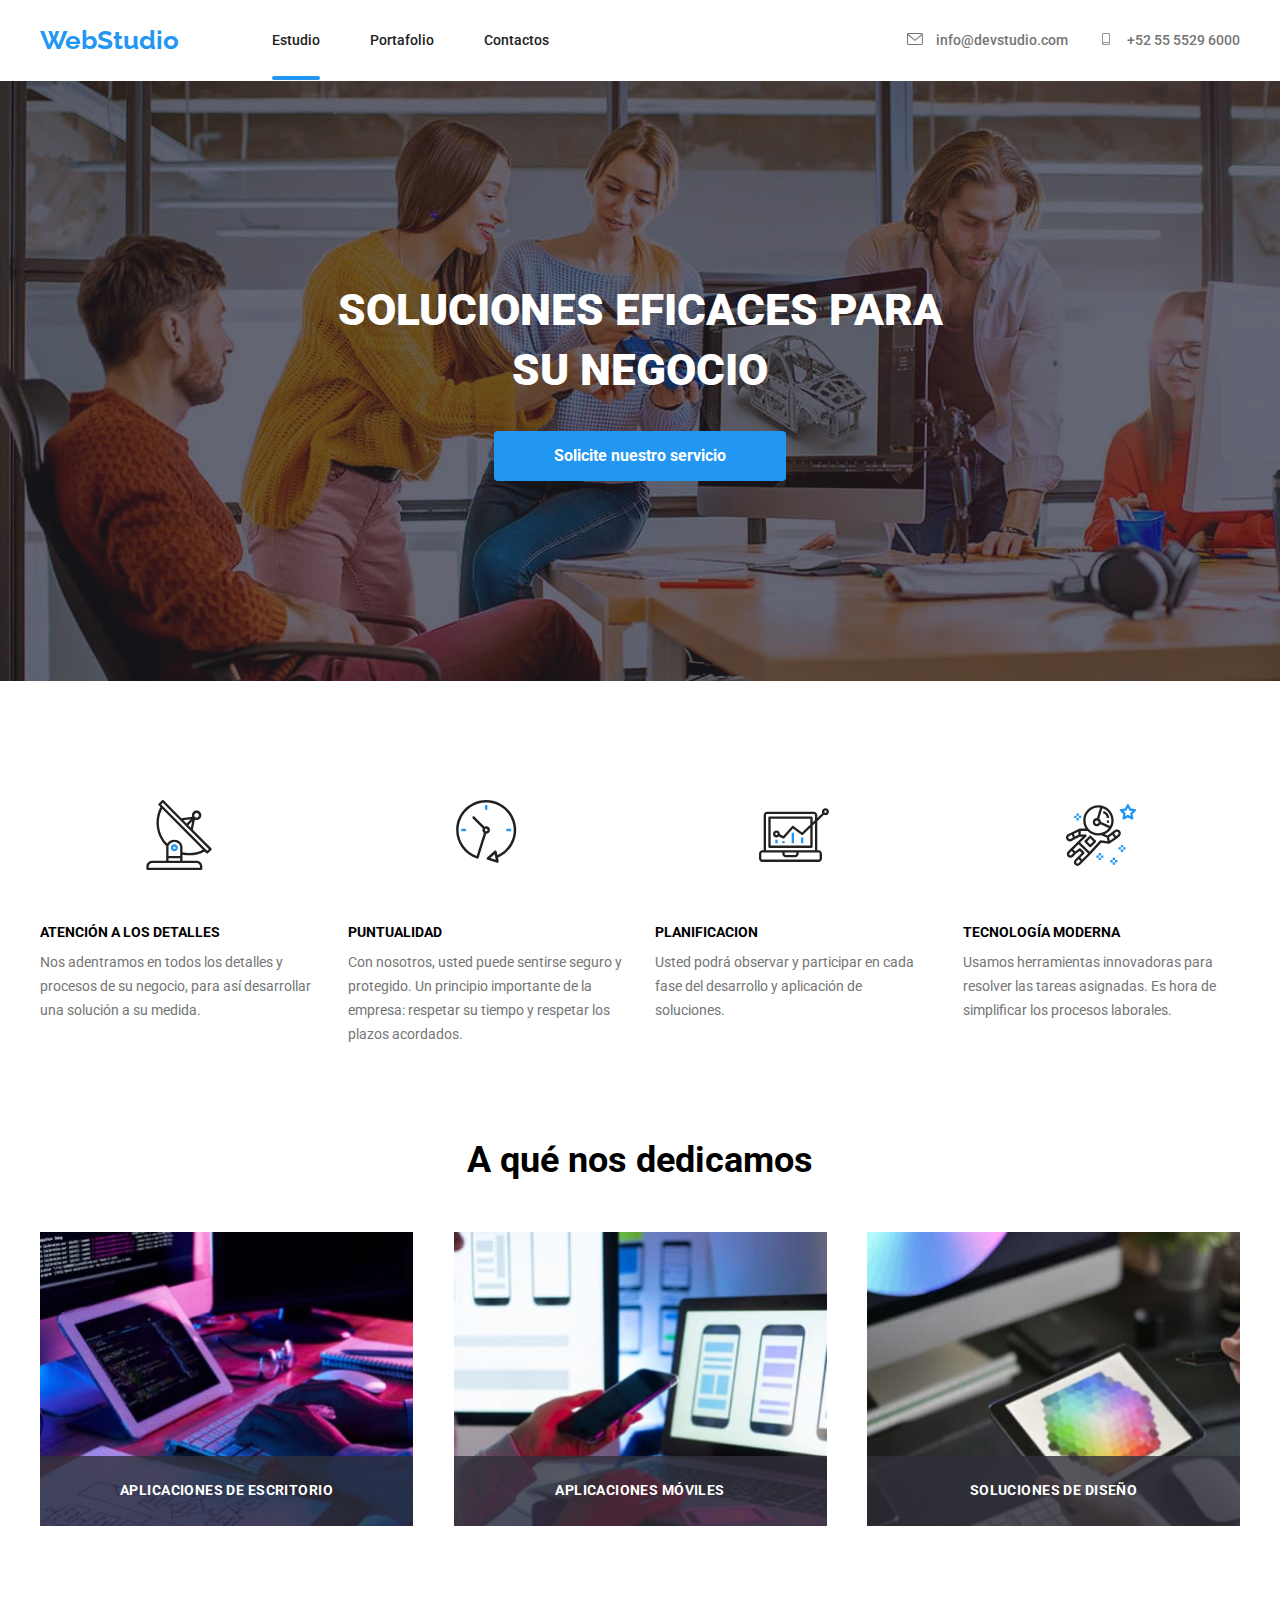
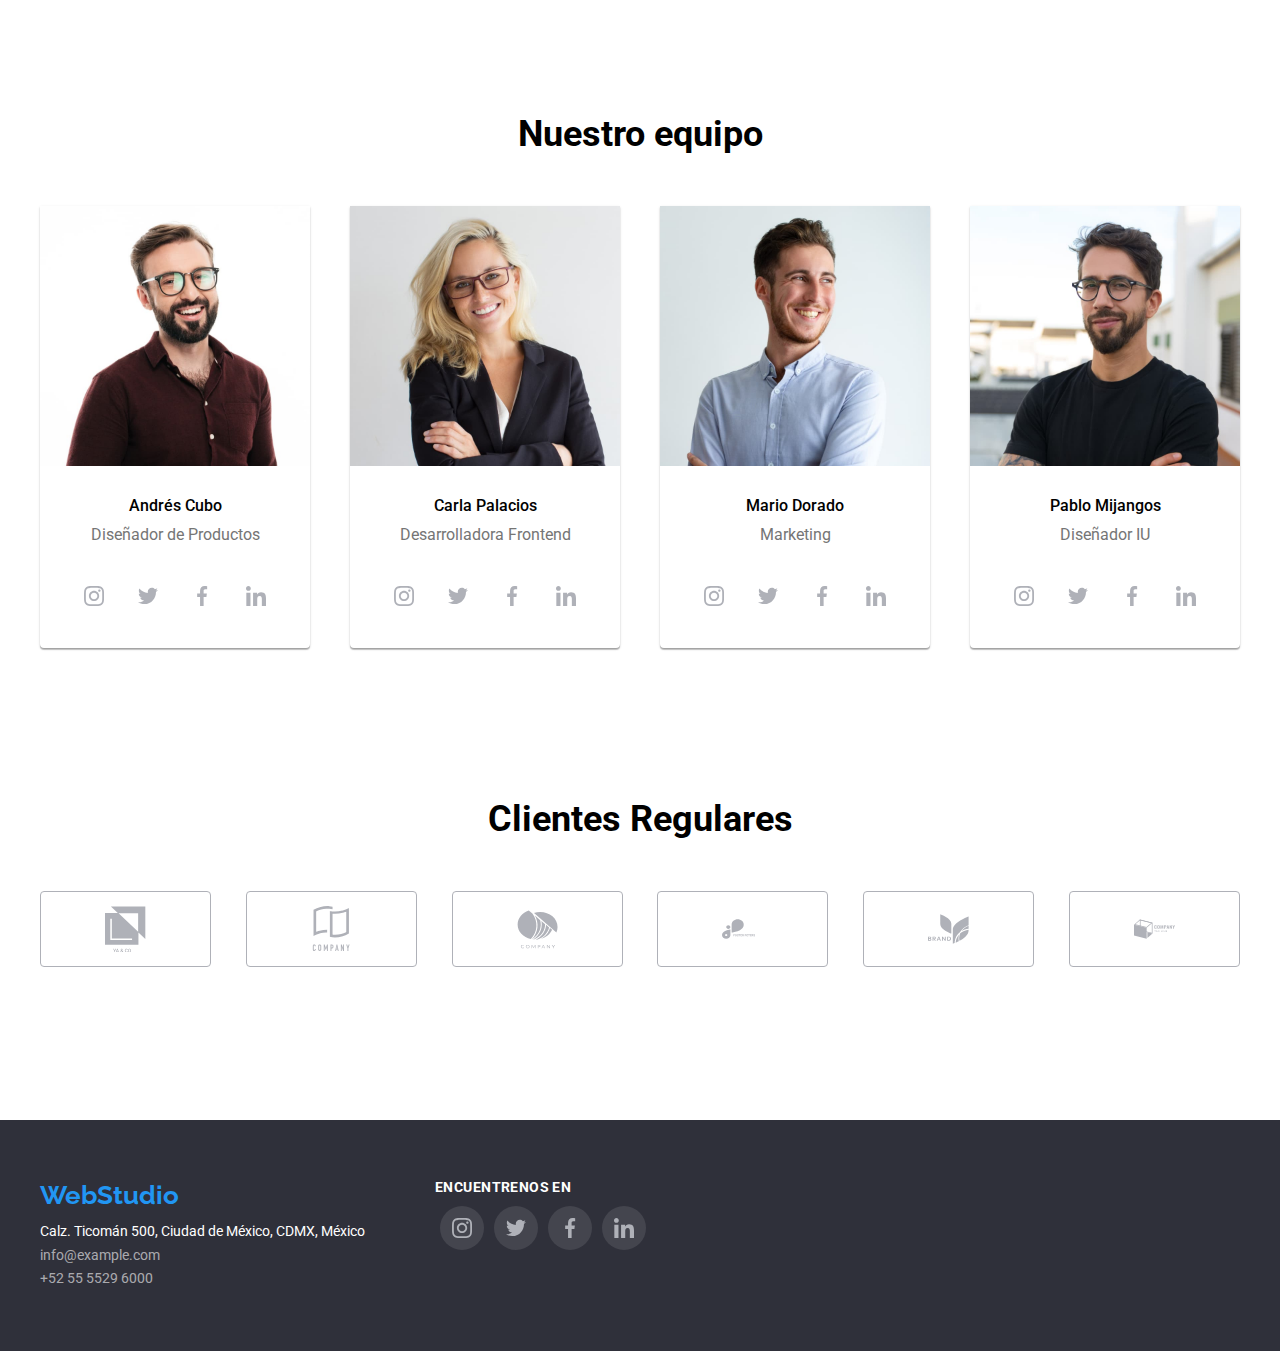
<file: index.html>
<!DOCTYPE html>
<html lang="en">
  <head>
    <!-- Normalizer  -->
    <link
      rel="stylesheet"
      href="https://cdnjs.cloudflare.com/ajax/libs/modern-normalize/1.0.0/modern-normalize.min.css"
    />

    <!-- Owner's Styles  -->
    <link rel="stylesheet" href="./css/styles.css" />

    <!-- Font's Styles  -->
    <link rel="preconnect" href="https://fonts.googleapis.com" />
    <link rel="preconnect" href="https://fonts.gstatic.com" crossorigin />
    <link
      href="https://fonts.googleapis.com/css2?family=Raleway:wght@700&family=Roboto:wght@400;500;700;900&display=swap"
      rel="stylesheet"
    />
    <meta charset="UTF-8" />
    <meta http-equiv="X-UA-Compatible" content="IE=edge" />
    <meta name="viewport" content="width=device-width, initial-scale=1.0" />
    <title>WebStudio</title>
  </head>
  <body>
    <header class="header-block container-head container">
      <nav class="container-nav">
        <a class="header-title" href="#">WebStudio</a>
        <ul class="list container-list-nav">
          <li>
            <a class="header-navigation page link" href="./index.html"
              >Estudio</a
            >
          </li>
          <li>
            <a class="header-navigation link" href="./portfolio.html"
              >Portafolio</a
            >
          </li>
          <li>
            <a class="header-navigation link" href="#">Contactos</a>
          </li>
        </ul>
      </nav>
      <ul class="list container-contact">
        <li class="header-list-contact">
          <svg class="icon icon-header-contact pointer">
            <use xlink:href="./images/icons.svg#icon-sobre"></use>
          </svg>
          <a class="header-contact" href="mailto:info@devstudio.com"
            >info@devstudio.com</a
          >
        </li>
        <li class="header-list-contact">
          <svg class="icon icon-header-contact pointer">
            <use xlink:href="./images/icons.svg#icon-smarthpone"></use>
          </svg>
          <a class="header-contact" href="tel:+525555296000"
            >+52 55 5529 6000</a
          >
        </li>
      </ul>
    </header>
    <main>
      <section class="main-top">
        <div class="main-overlay-img">
          <section class="container-top-main container">
            <h1 class="main-title">SOLUCIONES EFICACES PARA SU NEGOCIO</h1>
            <button class="button pointer" type="button" data-modal-open>
              Solicite nuestro servicio
            </button>
          </section>
        </div>
      </section>
      <div class="backdrop is-hidden" data-modal>
        <div class="modal">
          <button class="icon-close pointer" data-modal-close>&times;</button>
        </div>
      </div>
      <section class="main-middle container">
        <section class="main-element-middle1">
          <h2 style="display: none">Beneficios</h2>
          <ul class="list container-main-middle1">
            <li class="list-main-middle1">
              <div class="icon-background-middle">
                <svg class="icon icon-style-middle">
                  <use xlink:href="./images/icons.svg#icon-antena"></use>
                </svg>
              </div>
              <h3 class="subtitle-main-block">ATENCIÓN A LOS DETALLES</h3>
              <p class="text-main-block">
                Nos adentramos en todos los detalles y procesos de su negocio,
                para así desarrollar una solución a su medida.
              </p>
            </li>
            <li class="list-main-middle1">
              <div class="icon-background-middle">
                <svg class="icon icon-style-middle">
                  <use xlink:href="./images/icons.svg#icon-reloj"></use>
                </svg>
              </div>
              <h3 class="subtitle-main-block">PUNTUALIDAD</h3>
              <p class="text-main-block">
                Con nosotros, usted puede sentirse seguro y protegido. Un
                principio importante de la empresa: respetar su tiempo y
                respetar los plazos acordados.
              </p>
            </li>
            <li class="list-main-middle1">
              <div class="icon-background-middle">
                <svg class="icon icon-style-middle">
                  <use xlink:href="./images/icons.svg#icon-diagrama"></use>
                </svg>
              </div>
              <h3 class="subtitle-main-block">PLANIFICACION</h3>
              <p class="text-main-block">
                Usted podrá observar y participar en cada fase del desarrollo y
                aplicación de soluciones.
              </p>
            </li>
            <li class="list-main-middle1">
              <div class="icon-background-middle">
                <svg class="icon icon-style-middle">
                  <use xlink:href="./images/icons.svg#icon-astronauta"></use>
                </svg>
              </div>
              <h3 class="subtitle-main-block">TECNOLOGÍA MODERNA</h3>
              <p class="text-main-block">
                Usamos herramientas innovadoras para resolver las tareas
                asignadas. Es hora de simplificar los procesos laborales.
              </p>
            </li>
          </ul>
        </section>
        <section class="main-element-middle2">
          <h2 class="subtitle2-main-block">A qué nos dedicamos</h2>
          <ul class="list container-main-bottom">
            <li class="list-main-middle2">
              <div class="list-middle2-overlay">
                <p class="text-main-middle2">APLICACIONES DE ESCRITORIO</p>
              </div>
            </li>
            <li class="list-main-middle2">
              <div class="list-middle2-overlay">
                <p class="text-main-middle2">APLICACIONES MÓVILES</p>
              </div>
            </li>
            <li class="list-main-middle2">
              <div class="list-middle2-overlay">
                <p class="text-main-middle2">SOLUCIONES DE DISEÑO</p>
              </div>
            </li>
          </ul>
        </section>
      </section>
      <section class="main-bottom-block">
        <section class="container">
          <h2 class="subtitle2-main-block">Nuestro equipo</h2>
          <ul class="list container-main-bottom">
            <li class="main-bottom-list">
              <img
                src="./images/man_glasses.jpg"
                alt="Andrés Cubo"
                width="270"
              />
              <h3 class="subtitle-bottom-block">Andrés Cubo</h3>
              <p class="text-bottom-block">Diseñador de Productos</p>
              <section class="main-bottom-span">
                <div class="icon-span">
                  <svg class="icon icon-style-contacts">
                    <use xlink:href="./images/icons.svg#icon-instagram"></use>
                  </svg>
                </div>
                <div class="icon-span">
                  <svg class="icon icon-style-contacts">
                    <use xlink:href="./images/icons.svg#icon-twitter"></use>
                  </svg>
                </div>

                <div class="icon-span">
                  <svg class="icon icon-style-contacts">
                    <use xlink:href="./images/icons.svg#icon-facebook"></use>
                  </svg>
                </div>

                <div class="icon-span">
                  <svg class="icon icon-style-contacts">
                    <use xlink:href="./images/icons.svg#icon-linkedin"></use>
                  </svg>
                </div>
              </section>
            </li>
            <li class="main-bottom-list">
              <img
                src="./images/girl_glasses.jpg"
                alt="Carla Palacios"
                width="270"
              />
              <h3 class="subtitle-bottom-block">Carla Palacios</h3>
              <p class="text-bottom-block">Desarrolladora Frontend</p>
              <section class="main-bottom-span">
                <div class="icon-span">
                  <svg class="icon icon-style-contacts">
                    <use xlink:href="./images/icons.svg#icon-instagram"></use>
                  </svg>
                </div>
                <div class="icon-span">
                  <svg class="icon icon-style-contacts">
                    <use xlink:href="./images/icons.svg#icon-twitter"></use>
                  </svg>
                </div>

                <div class="icon-span">
                  <svg class="icon icon-style-contacts">
                    <use xlink:href="./images/icons.svg#icon-facebook"></use>
                  </svg>
                </div>

                <div class="icon-span">
                  <svg class="icon icon-style-contacts">
                    <use xlink:href="./images/icons.svg#icon-linkedin"></use>
                  </svg>
                </div>
              </section>
            </li>
            <li class="main-bottom-list">
              <img
                src="./images/man_blue_shirt.jpg"
                alt="Mario Dorado"
                width="270"
              />
              <h3 class="subtitle-bottom-block">Mario Dorado</h3>
              <p class="text-bottom-block">Marketing</p>
              <section class="main-bottom-span">
                <div class="icon-span">
                  <svg class="icon icon-style-contacts">
                    <use xlink:href="./images/icons.svg#icon-instagram"></use>
                  </svg>
                </div>
                <div class="icon-span">
                  <svg class="icon icon-style-contacts">
                    <use xlink:href="./images/icons.svg#icon-twitter"></use>
                  </svg>
                </div>

                <div class="icon-span">
                  <svg class="icon icon-style-contacts">
                    <use xlink:href="./images/icons.svg#icon-facebook"></use>
                  </svg>
                </div>

                <div class="icon-span">
                  <svg class="icon icon-style-contacts">
                    <use xlink:href="./images/icons.svg#icon-linkedin"></use>
                  </svg>
                </div>
              </section>
            </li>
            <li class="main-bottom-list">
              <img
                src="./images/man_black_tshirt.jpg"
                alt="Pablo Mijangos"
                width="270"
              />
              <h3 class="subtitle-bottom-block">Pablo Mijangos</h3>
              <p class="text-bottom-block">Diseñador IU</p>
              <section class="main-bottom-span">
                <div class="icon-span">
                  <svg class="icon icon-style-contacts">
                    <use xlink:href="./images/icons.svg#icon-instagram"></use>
                  </svg>
                </div>
                <div class="icon-span">
                  <svg class="icon icon-style-contacts">
                    <use xlink:href="./images/icons.svg#icon-twitter"></use>
                  </svg>
                </div>

                <div class="icon-span">
                  <svg class="icon icon-style-contacts">
                    <use xlink:href="./images/icons.svg#icon-facebook"></use>
                  </svg>
                </div>

                <div class="icon-span">
                  <svg class="icon icon-style-contacts">
                    <use xlink:href="./images/icons.svg#icon-linkedin"></use>
                  </svg>
                </div>
              </section>
            </li>
          </ul>
        </section>
      </section>
      <section class="main-bottom-block2">
        <section class="container">
          <h2 class="subtitle2-main-block">Clientes Regulares</h2>
          <section class="container-main-bottom2">
            <div class="div-bottom2">
              <svg class="icon icon-style-client">
                <use xlink:href="./images/icons.svg#icon-grupo_1"></use>
              </svg>
            </div>
            <div class="div-bottom2">
              <svg class="icon icon-style-client">
                <use xlink:href="./images/icons.svg#icon-grupo_2"></use>
              </svg>
            </div>
            <div class="div-bottom2">
              <svg class="icon icon-style-client">
                <use xlink:href="./images/icons.svg#icon-grupo_3"></use>
              </svg>
            </div>
            <div class="div-bottom2">
              <svg class="icon icon-style-client">
                <use xlink:href="./images/icons.svg#icon-grupo_4"></use>
              </svg>
            </div>
            <div class="div-bottom2">
              <svg class="icon icon-style-client">
                <use xlink:href="./images/icons.svg#icon-grupo_5"></use>
              </svg>
            </div>
            <div class="div-bottom2">
              <svg class="icon icon-style-client">
                <use xlink:href="./images/icons.svg#icon-grupo_6"></use>
              </svg>
            </div>
          </section>
        </section>
      </section>
    </main>
    <footer class="footer-background">
      <section class="container footer-style">
        <section class="footer-element">
          <a class="header-title" href="./index.html">WebStudio</a>
          <address class="footer-address">
            <ul class="list">
              <li>
                <a
                  class="text-main-block color-text-white footer-text-behavior"
                  href="https://goo.gl/maps/GB3hHYx3USkWvwVn7"
                  target="_blank"
                  rel="noopener noreferrer"
                  >Calz. Ticomán 500, Ciudad de México, CDMX, México</a
                >
              </li>
              <li>
                <a
                  class="text-main-block color-text-gray footer-text-behavior"
                  href="mailto:info@example.com"
                  >info@example.com</a
                >
              </li>
              <li>
                <a
                  class="text-main-block color-text-gray footer-text-behavior"
                  href="tel:+525555296000"
                  >+52 55 5529 6000</a
                >
              </li>
            </ul>
          </address>
        </section>
        <section class="footer-element">
          <p class="text-footer2">ENCUENTRENOS EN</p>
          <section class="main-bottom-span">
            <div class="icon-footer">
              <svg class="icon icon-style-contacts">
                <use xlink:href="./images/icons.svg#icon-instagram"></use>
              </svg>
            </div>
            <div class="icon-footer">
              <svg class="icon icon-style-contacts">
                <use xlink:href="./images/icons.svg#icon-twitter"></use>
              </svg>
            </div>

            <div class="icon-footer">
              <svg class="icon icon-style-contacts">
                <use xlink:href="./images/icons.svg#icon-facebook"></use>
              </svg>
            </div>

            <div class="icon-footer">
              <svg class="icon icon-style-contacts">
                <use xlink:href="./images/icons.svg#icon-linkedin"></use>
              </svg>
            </div>
          </section>
        </section>
      </section>
    </footer>
    <script src="./js/modal.js"></script>
  </body>
</html>
</file>
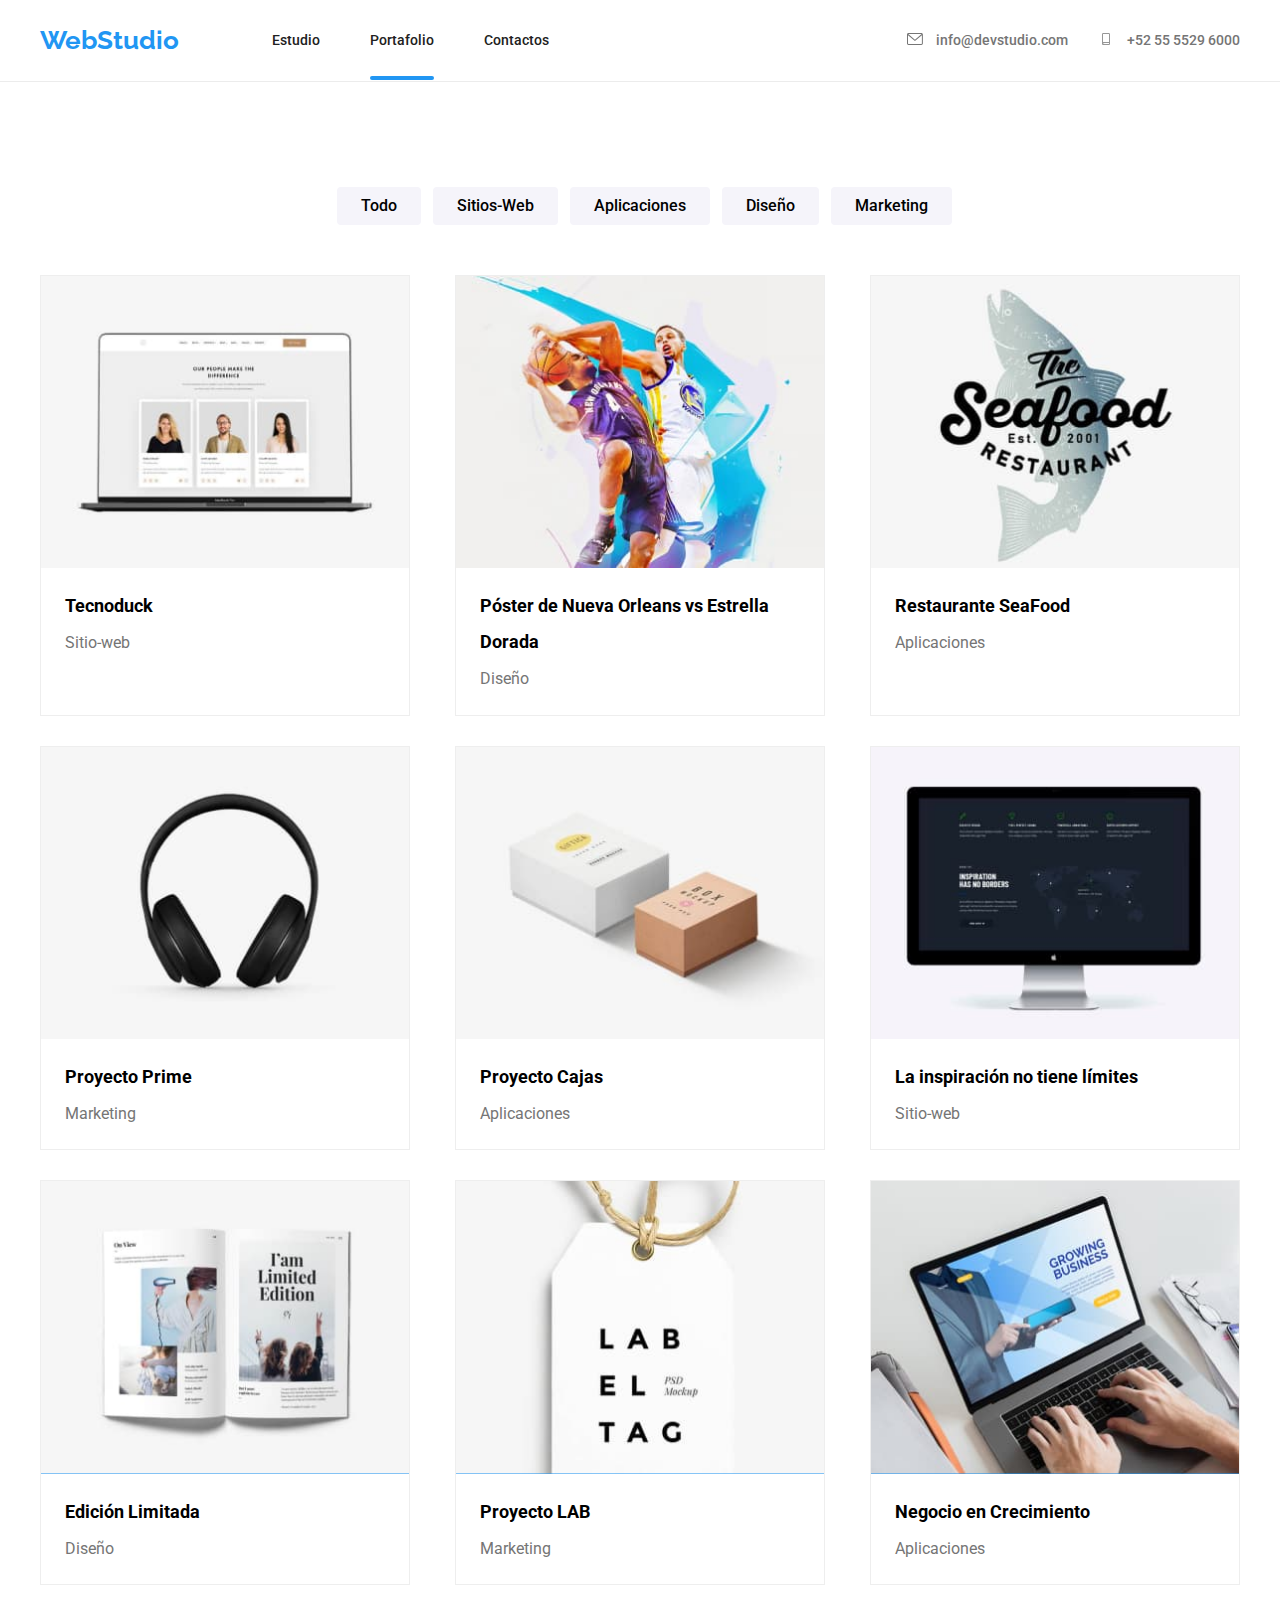
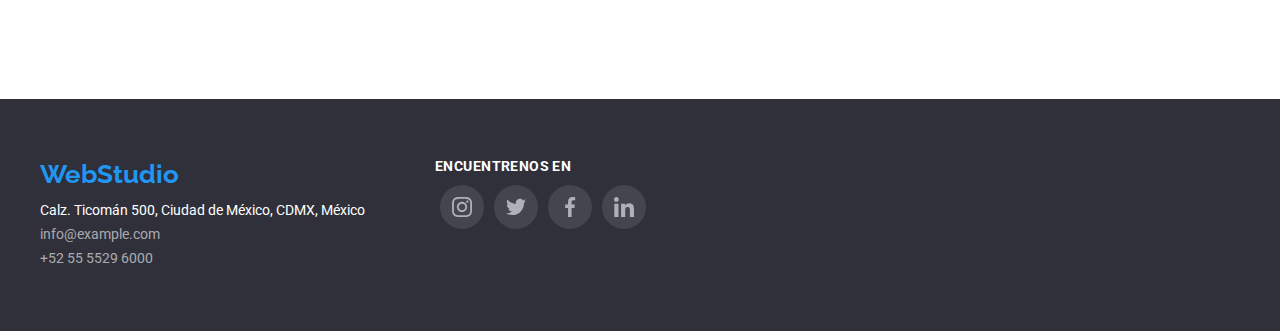
<file: portfolio.html>
<!DOCTYPE html>
<html lang="en">
  <head>
    <!-- Normalizer  -->
    <link
      rel="stylesheet"
      href="https://cdnjs.cloudflare.com/ajax/libs/modern-normalize/1.0.0/modern-normalize.min.css"
    />

    <!-- Owner's Styles  -->
    <link rel="stylesheet" href="./css/styles.css" />

    <!-- Font's Styles  -->
    <link rel="preconnect" href="https://fonts.googleapis.com" />
    <link rel="preconnect" href="https://fonts.gstatic.com" crossorigin />
    <link
      href="https://fonts.googleapis.com/css2?family=Raleway:wght@700&family=Roboto:wght@400;500;700;900&display=swap"
      rel="stylesheet"
    />

    <meta charset="UTF-8" />
    <meta http-equiv="X-UA-Compatible" content="IE=edge" />
    <meta name="viewport" content="width=device-width, initial-scale=1.0" />
    <title>Portafolio</title>
  </head>
  <body>
    <header class="header-border-portfolio">
      <div class="header-block container-head container">
        <nav class="container-nav">
          <a class="header-title" href="#">WebStudio</a>
          <ul class="list container-list-nav">
            <li>
              <a class="header-navigation link" href="./index.html">Estudio</a>
            </li>
            <li>
              <a class="header-navigation page link" href="./portfolio.html"
                >Portafolio</a
              >
            </li>
            <li>
              <a class="header-navigation link" href="#">Contactos</a>
            </li>
          </ul>
        </nav>
        <ul class="list container-contact">
          <li class="header-list-contact">
            <svg class="icon icon-header-contact pointer">
              <use xlink:href="./images/icons.svg#icon-sobre"></use>
            </svg>
            <a class="header-contact" href="mailto:info@devstudio.com"
              >info@devstudio.com</a
            >
          </li>
          <li class="header-list-contact">
            <svg class="icon icon-header-contact pointer">
              <use xlink:href="./images/icons.svg#icon-smarthpone"></use>
            </svg>
            <a class="header-contact" href="tel:+525555296000"
              >+52 55 5529 6000</a
            >
          </li>
        </ul>
      </div>
    </header>
    <main class="container main-portfolio">
      <nav class="nav-main-portfolio">
        <button class="button-portfolio pointer" type="button">Todo</button>
        <button class="button-portfolio pointer" type="button">
          Sitios-Web
        </button>
        <button class="button-portfolio pointer" type="button">
          Aplicaciones
        </button>
        <button class="button-portfolio pointer" type="button">Diseño</button>
        <button class="button-portfolio pointer" type="button">
          Marketing
        </button>
      </nav>

      <ul class="list container-main-portfolio">
        <li class="pointer main-list-portfolio">
          <div class="box-overlay-portfolio">
            <img src="./images/tecnoduck.jpg" alt="Tecnoduck" width="370" />
            <div class="overlay-portfolio">
              <p class="overlay-desc-portfolio">
                Tecnoduck es una plataforma de distribución de coronavirus de
                última generación. Las compañías usan esta plataforma para el
                espionaje digital y los ataques a los servidores seguros de la
                competencia.
              </p>
            </div>
          </div>
          <h3 class="main-name-service">Tecnoduck</h3>
          <p class="main-desc-service">Sitio-web</p>
        </li>
        <li class="pointer main-list-portfolio">
          <div class="box-overlay-portfolio">
            <img src="./images/nba_players.jpg" alt="Poster NBA" width="370" />
            <div class="overlay-portfolio"></div>
          </div>
          <h3 class="main-name-service">
            Póster de Nueva Orleans vs Estrella Dorada
          </h3>
          <p class="main-desc-service">Diseño</p>
        </li>
        <li class="pointer main-list-portfolio">
          <div class="box-overlay-portfolio">
            <img
              src="./images/restaurant_seafood.jpg"
              alt="Restaurante SeaFood"
              width="370"
            />
            <div class="overlay-portfolio"></div>
          </div>
          <h3 class="main-name-service">Restaurante SeaFood</h3>
          <p class="main-desc-service">Aplicaciones</p>
        </li>
        <li class="pointer main-list-portfolio">
          <div class="box-overlay-portfolio">
            <img src="./images/headphone.jpg" alt="Headphone" width="370" />
            <div class="overlay-portfolio"></div>
          </div>
          <h3 class="main-name-service">Proyecto Prime</h3>
          <p class="main-desc-service">Marketing</p>
        </li>
        <li class="pointer main-list-portfolio">
          <div class="box-overlay-portfolio">
            <img src="./images/two_boxes.jpg" alt="Dos cajas" width="370" />
            <div class="overlay-portfolio"></div>
          </div>
          <h3 class="main-name-service">Proyecto Cajas</h3>
          <p class="main-desc-service">Aplicaciones</p>
        </li>
        <li class="pointer main-list-portfolio">
          <div class="box-overlay-portfolio">
            <img src="./images/monitor.jpg" alt="Monitor" width="370" />
            <div class="overlay-portfolio"></div>
          </div>
          <h3 class="main-name-service">La inspiración no tiene límites</h3>
          <p class="main-desc-service">Sitio-web</p>
        </li>
        <li class="pointer main-list-portfolio">
          <div class="box-overlay-portfolio">
            <img src="./images/magazine.jpg" alt="Revista" width="370" />
            <div class="overlay-portfolio"></div>
          </div>
          <h3 class="main-name-service">Edición Limitada</h3>
          <p class="main-desc-service">Diseño</p>
        </li>
        <li class="pointer main-list-portfolio">
          <div class="box-overlay-portfolio">
            <img src="./images/label.jpg" alt="Etiqueta Lab" width="370" />
            <div class="overlay-portfolio"></div>
          </div>
          <h3 class="main-name-service">Proyecto LAB</h3>
          <p class="main-desc-service">Marketing</p>
        </li>
        <li class="pointer main-list-portfolio">
          <div class="box-overlay-portfolio">
            <img
              src="./images/typing_computer.jpg"
              alt="Portatil"
              width="370"
            />
            <div class="overlay-portfolio"></div>
          </div>
          <h3 class="main-name-service">Negocio en Crecimiento</h3>
          <p class="main-desc-service">Aplicaciones</p>
        </li>
      </ul>
    </main>
    <footer class="footer-background">
      <section class="container footer-style">
        <section class="footer-element">
          <a class="header-title" href="./index.html">WebStudio</a>
          <address class="footer-address">
            <ul class="list">
              <li>
                <a
                  class="text-main-block color-text-white footer-text-behavior"
                  href="https://goo.gl/maps/GB3hHYx3USkWvwVn7"
                  target="_blank"
                  rel="noopener noreferrer"
                  >Calz. Ticomán 500, Ciudad de México, CDMX, México</a
                >
              </li>
              <li>
                <a
                  class="text-main-block color-text-gray footer-text-behavior"
                  href="mailto:info@example.com"
                  >info@example.com</a
                >
              </li>
              <li>
                <a
                  class="text-main-block color-text-gray footer-text-behavior"
                  href="tel:+525555296000"
                  >+52 55 5529 6000</a
                >
              </li>
            </ul>
          </address>
        </section>
        <section class="footer-element">
          <p class="text-footer2">ENCUENTRENOS EN</p>
          <section class="main-bottom-span">
            <div class="icon-footer">
              <svg class="icon icon-style-contacts">
                <use xlink:href="./images/icons.svg#icon-instagram"></use>
              </svg>
            </div>
            <div class="icon-footer">
              <svg class="icon icon-style-contacts">
                <use xlink:href="./images/icons.svg#icon-twitter"></use>
              </svg>
            </div>

            <div class="icon-footer">
              <svg class="icon icon-style-contacts">
                <use xlink:href="./images/icons.svg#icon-facebook"></use>
              </svg>
            </div>

            <div class="icon-footer">
              <svg class="icon icon-style-contacts">
                <use xlink:href="./images/icons.svg#icon-linkedin"></use>
              </svg>
            </div>
          </section>
        </section>
      </section>
    </footer>
  </body>
</html>
</file>
<file: css/styles.css>
:root {
  --white-color: #ffffff;
  --blue-color: #2196f3;
  --grey-color: #757575;
  --time-transition: 250ms;
  --tfunction-transition: cubic-bezier(0.4, 0, 0.2, 1);
}

/* ********************* */
/* ********************* */
/* Normalize Section*/
body {
  font-family: 'Roboto';
}

h1,
h2,
h3,
h4,
h5,
h6,
p {
  margin: 0;
}

img {
  display: block;
  max-width: 100%;
  height: auto;
}

address {
  font-style: normal;
}

.link {
  text-decoration: none;
  color: currentColor;
}

.list {
  list-style: none;
  padding: 0;
  margin: 0;
}

/* ********************* */
/* ********************* */
.container {
  width: 1200px;
  margin: 0 auto;
}
.container-head {
  display: flex;
  padding: 25px 0;
}

.container-nav {
  display: flex;
  width: 50%;
}

.container-list-nav {
  display: flex;
  align-items: center;
}

.container-contact {
  display: flex;
  justify-content: flex-end;
  align-items: center;
  width: 50%;
}

.container-top-main {
  padding: 200px 0;
}

.container-main-middle1 {
  display: flex;
}

.container-main-bottom {
  display: flex;
  justify-content: space-between;
}

.container-main-bottom2 {
  display: flex;
  justify-content: space-between;
}

.container-main-portfolio {
  display: flex;
  flex-wrap: wrap;
  justify-content: space-between;
  margin-top: 50px;
}

/* ********************* */
/* ********************* */
.icon {
  display: block;
  stroke-width: 0;
  stroke: currentColor;
  fill: currentColor;
}

.icon-header-contact {
  display: inline-block;
  width: 16px;
  height: 12px;
  fill: var(--grey-color);
}

.icon-style-middle {
  width: 70px;
  height: 70px;
  margin: 0 auto;
}

.icon-close {
  position: absolute;
  top: 8px;
  right: 8px;
  width: 30px;
  height: 30px;
  font-size: 20px;
  border-radius: 50%;
  background: var(--white-color);
  border: 1px solid rgba(0, 0, 0, 0.1);
  text-align: center;
}

.icon-span {
  width: 44px;
  height: 44px;
  padding: 12px;
  margin: 0 5px 30px;
  border-radius: 50%;
  background-color: var(--white-color);
}

.icon-span:hover > svg {
  fill: var(--white-color);
  transition: fill var(--time-transition) var(--tfunction-transition);
}

.icon-span:hover {
  background-color: var(--blue-color);
  transition: background-color var(--time-transition)
    var(--tfunction-transition);
}

.icon-style-contacts {
  width: 20px;
  height: 20px;
  fill: #afb1b8;
}

.icon-background-middle {
  margin-bottom: 30px;
  padding: 25px 100px;
  background: var(--white-color);
  border-radius: 4px;
}

.icon-style-client {
  width: 41px;
  height: 46px;
  fill: #afb1b8;
}

.icon-footer {
  width: 44px;
  height: 44px;
  padding: 12px;
  margin: 0 5px 30px;
  border-radius: 50%;
  background-color: rgba(255, 255, 255, 0.1);
}

.icon-footer:hover > svg {
  fill: var(--white-color);
  transition: fill var(--time-transition) var(--tfunction-transition);
}

.icon-footer:hover {
  background-color: var(--blue-color);
  transition: background-color var(--time-transition)
    var(--tfunction-transition);
}

/* ********************* */
/* ********************* */
/* Header's Styles */
.header-block {
  font-weight: 500;
  font-size: 14px;
  line-height: 1.14;
  color: #212121;
}

.header-title {
  font-family: 'Raleway';
  font-weight: 700;
  font-size: 26px;
  line-height: 1.2;
  color: var(--blue-color);
  text-decoration: none;
  margin-right: 93px;
  text-align: center;
}

.header-navigation {
  margin-right: 50px;
  position: relative;
}

.header-navigation:hover {
  color: var(--blue-color);
  transition: color var(--time-transition) var(--tfunction-transition);
}

.page::after {
  content: '';
  background-color: var(--blue-color);
  color: var(--blue-color);
  width: 100%;
  height: 4px;
  border-radius: 2px;
  position: absolute;
  bottom: -32px;
  display: block;
}

.page:visited {
  color: var(--blue-color);
}

.header-list-contact {
  padding-left: 30px;
}

.header-contact {
  color: var(--grey-color);
  text-decoration: none;
  margin-left: 10px;
}

.header-list-contact:hover > a {
  color: var(--blue-color);
  transition: color var(--time-transition) var(--tfunction-transition);
}

.header-list-contact:hover > svg {
  fill: var(--blue-color);
  transition: fill var(--time-transition) var(--tfunction-transition);
}

/* ********************* */
/* ********************* */
/* Main's Styles */
.main-top {
  background-image: url('../images/background_main.jpg');
  background-size: cover;
}

.main-overlay-img {
  background-color: rgba(47, 48, 58, 0.4);
}

.main-title {
  width: 55%;
  font-weight: 900;
  font-size: 44px;
  line-height: 1.36;
  color: var(--white-color);
  text-align: center;
  margin: 0 auto 30px auto;
}

.button {
  font-weight: 700;
  font-size: 16px;
  line-height: 1.9;
  border: none;
  color: var(--white-color);
  background-color: var(--blue-color);
  text-decoration: none;
  padding: 10px 60px;
  display: block;
  margin: 0 auto;
  border-radius: 4px;
}

.pointer {
  cursor: pointer;
}

.is-hidden {
  visibility: hidden;
  opacity: 0;
  pointer-events: none;
  transition: visibility var(--time-transition) var(--tfunction-transition);
}

.backdrop {
  position: fixed;
  top: 0;
  bottom: 0;
  width: 100%;
  height: 100%;
  background-color: rgba(0, 0, 0, 0.2);
  opacity: 1;
}

.backdrop.is-hidden .modal {
  transform: translate(-50%, -50%) scale(0.8);
}

.modal {
  position: absolute;
  top: 50%;
  left: 50%;
  width: 528px;
  height: 581px;
  border-radius: 4px;
  background: var(--white-color);
  transform: translate(-50%, -50%) scale(1);
  transition: transform var(--time-transition) var(--tfunction-transition);
}

.main-middle {
  padding: 94px 0;
}

.main-element-middle1 {
  margin-bottom: 94px;
}

.list-main-middle1 {
  width: 25%;
}

.list-main-middle1:first-child {
  margin-right: 15px;
}

.list-main-middle1:not(:first-child):not(:last-child) {
  margin: 0 15px;
}

.list-main-middle1:last-child {
  margin-left: 15px;
}

.subtitle-main-block {
  font-weight: 700;
  font-size: 14px;
  line-height: 1.14;
}

.text-main-block {
  margin-top: 10px;
  font-weight: 400;
  font-size: 14px;
  line-height: 1.7;
  color: var(--grey-color);
}

.main-element-middle2 {
  margin-top: 94px;
}

.list-main-middle2 {
  display: flex;
  width: 373px;
  height: 294px;
  align-items: flex-end;
}

.list-main-middle2:nth-child(1) {
  background-image: url('../images/typing_tablet.jpg');
  background-size: cover;
}

.list-main-middle2:nth-child(2) {
  background-image: url('../images/laptop_phone.jpg');
  background-size: cover;
}

.list-main-middle2:nth-child(3) {
  background-image: url('../images/tablet_panelcolor.jpg');
  background-size: cover;
}

.list-middle2-overlay {
  background: rgba(47, 48, 58, 0.8);
  padding: 27px 0;
  width: 373px;
}

.text-main-middle2 {
  font-weight: 700;
  font-size: 14px;
  line-height: 1.14;
  text-align: center;
  letter-spacing: 0.03em;
  color: var(--white-color);
}

.subtitle2-main-block {
  font-weight: 700;
  font-size: 36px;
  line-height: 1.16;
  text-align: center;
  margin-bottom: 50px;
}

.main-bottom-list {
  background-color: var(--white-color);
  box-shadow: 0px 1px 3px rgba(0, 0, 0, 0.12), 0px 1px 1px rgba(0, 0, 0, 0.14),
    0px 2px 1px rgba(0, 0, 0, 0.2);
  border-radius: 0px 0px 4px 4px;
}

.main-bottom-block {
  background-color: var(--white-color);
  padding: 94px 0;
}

.subtitle-bottom-block {
  font-weight: 500;
  font-size: 16px;
  line-height: 1.19;
  text-align: center;
  margin-top: 30px;
  margin-bottom: 10px;
}

.text-bottom-block {
  font-weight: 400;
  font-size: 16px;
  line-height: 1.19;
  color: var(--grey-color);
  text-align: center;
  margin-top: 10px;
  margin-bottom: 30px;
}

.main-bottom-span {
  display: flex;
  justify-content: center;
  margin-top: 10px;
}

.main-bottom-block2 {
  margin-top: 57px;
  margin-bottom: 153px;
}

.div-bottom2 {
  border: 1px solid #afb1b8;
  border-radius: 4px;
  padding: 14px 64px;
}

.div-bottom2:hover > svg {
  fill: var(--blue-color);
  transition: fill var(--time-transition) var(--tfunction-transition);
}

.div-bottom2:hover {
  border: 1px solid var(--blue-color);
  transition: border var(--time-transition) var(--tfunction-transition);
}
/* ********************* */
/* ********************* */
/* Main Portfolio's Styles */
.header-border-portfolio {
  border-bottom: 1px solid #ececec;
}

.main-portfolio {
  margin-top: 105px;
  margin-bottom: 84px;
}

.nav-main-portfolio {
  text-align: center;
}

.button-portfolio {
  font-family: 'Roboto';
  font-weight: 500;
  font-size: 16px;
  line-height: 1.6;
  background: #f5f4fa;
  border: none;
  border-radius: 4px;
  margin-left: 8px;
  padding: 6px 24px;
}

.button-portfolio:hover {
  background-color: var(--blue-color);
  color: var(--white-color);
  box-shadow: 0px 3px 1px rgba(0, 0, 0, 0.1), 0px 1px 2px rgba(0, 0, 0, 0.08),
    0px 2px 2px rgba(0, 0, 0, 0.12);
  transition: background-color var(--time-transition)
    var(--tfunction-transition);
}

.main-name-service {
  font-weight: 700;
  font-size: 18px;
  line-height: 2;
  margin: 20px 24px 4px;
}

.main-desc-service {
  font-weight: 400;
  font-size: 16px;
  line-height: 1.9;
  color: var(--grey-color);
  margin: 4px 24px 20px;
}

.main-list-portfolio {
  border: 1px solid #eeeeee;
  margin-bottom: 30px;
  width: 370px;
}

.main-list-portfolio:hover {
  border: 1px solid #eeeeee;
  box-shadow: 0px 1px 1px rgba(0, 0, 0, 0.12), 0px 4px 4px rgba(0, 0, 0, 0.06),
    1px 4px 6px rgba(0, 0, 0, 0.16);
  transition: border var(--time-transition) var(--tfunction-transition);
}

.box-overlay-portfolio {
  position: relative;
  overflow: hidden;
}

.box-overlay-portfolio:hover .overlay-portfolio {
  transform: translatey(0);
}

.overlay-portfolio {
  position: absolute;
  top: 0;
  left: 0;
  width: 100%;
  height: 100%;
  background-color: rgba(33, 150, 243, 0.9);
  transform: translatey(100%);
  transition: transform 250ms ease;
}

.overlay-desc-portfolio {
  font-weight: 400;
  font-size: 18px;
  line-height: 1.5;
  letter-spacing: 0.03em;
  color: var(--white-color);
  padding: 63px 24px;
}
/* ********************* */
/* ********************* */
/* Footer's Styles */
.footer-background {
  background-color: #2f303a;
}

.color-text-white {
  color: var(--white-color);
  text-decoration: none;
}

.color-text-gray {
  color: rgba(255, 255, 255, 0.6);
  text-decoration: none;
}

.footer-text-behavior {
  font-style: normal;
  text-decoration: none;
}

.footer-text-behavior:hover {
  color: var(--blue-color);
  transition: color var(--time-transition) var(--tfunction-transition);
}

.footer-style {
  display: flex;
  padding: 60px 0;
}

.footer-list-portfolio {
  width: 230px;
}

.footer-address {
  margin-top: 9px;
}

.footer-element:last-child {
  margin-left: 70px;
}

.text-footer2 {
  font-weight: 700;
  font-size: 14px;
  line-height: 1.14;
  letter-spacing: 0.03em;
  color: var(--white-color);
}
</file>
